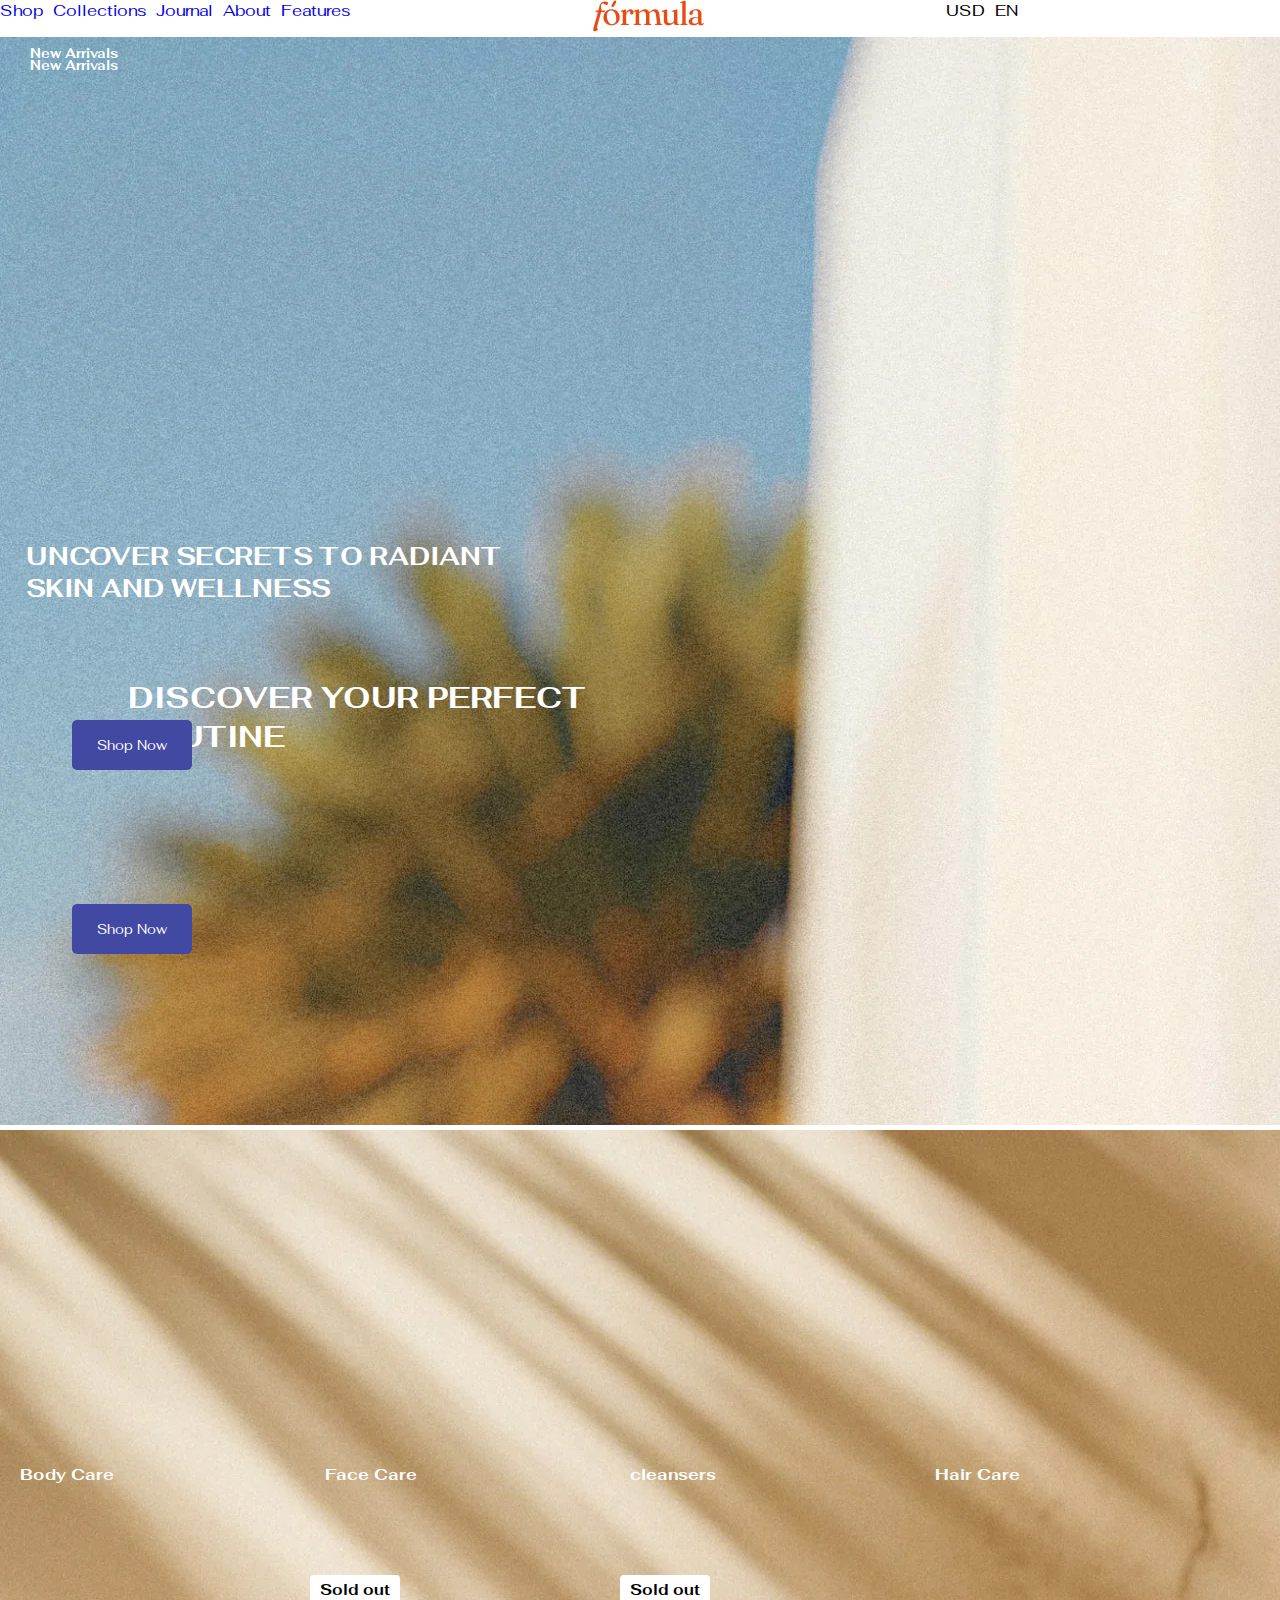
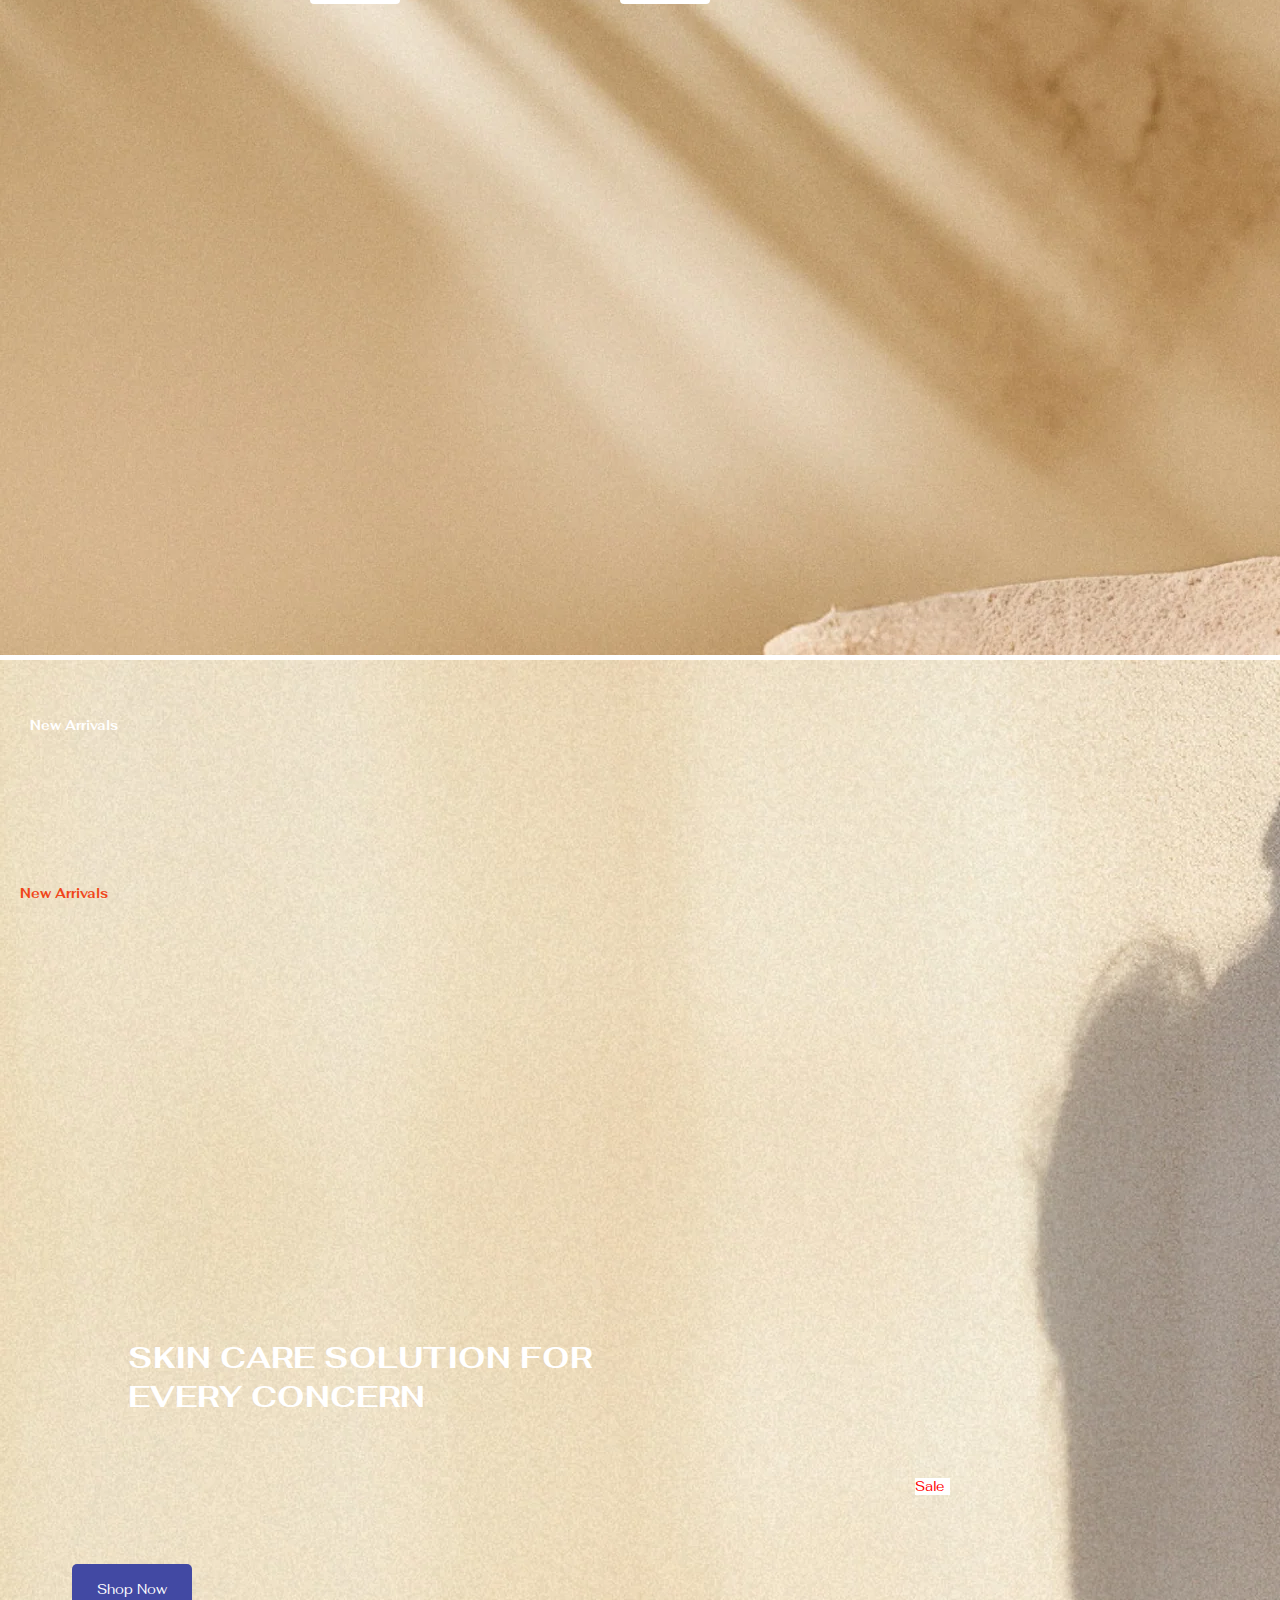
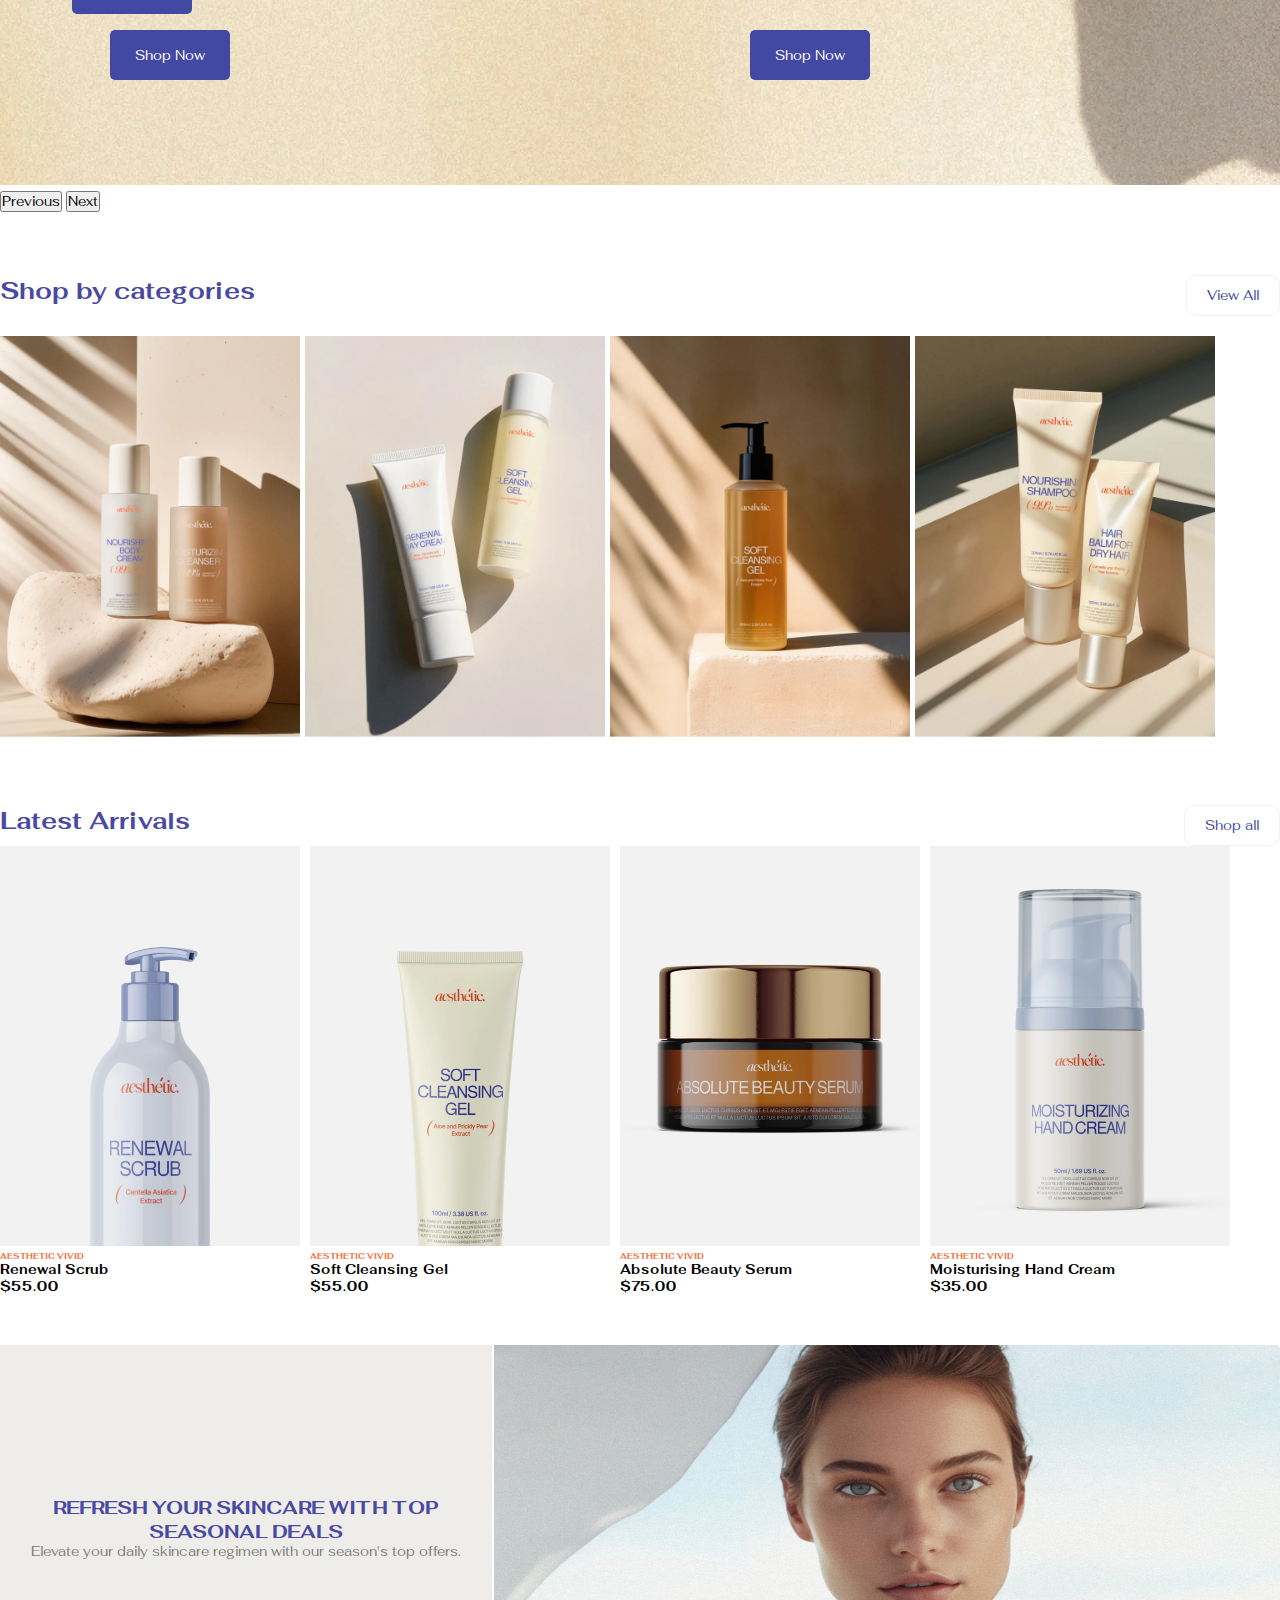
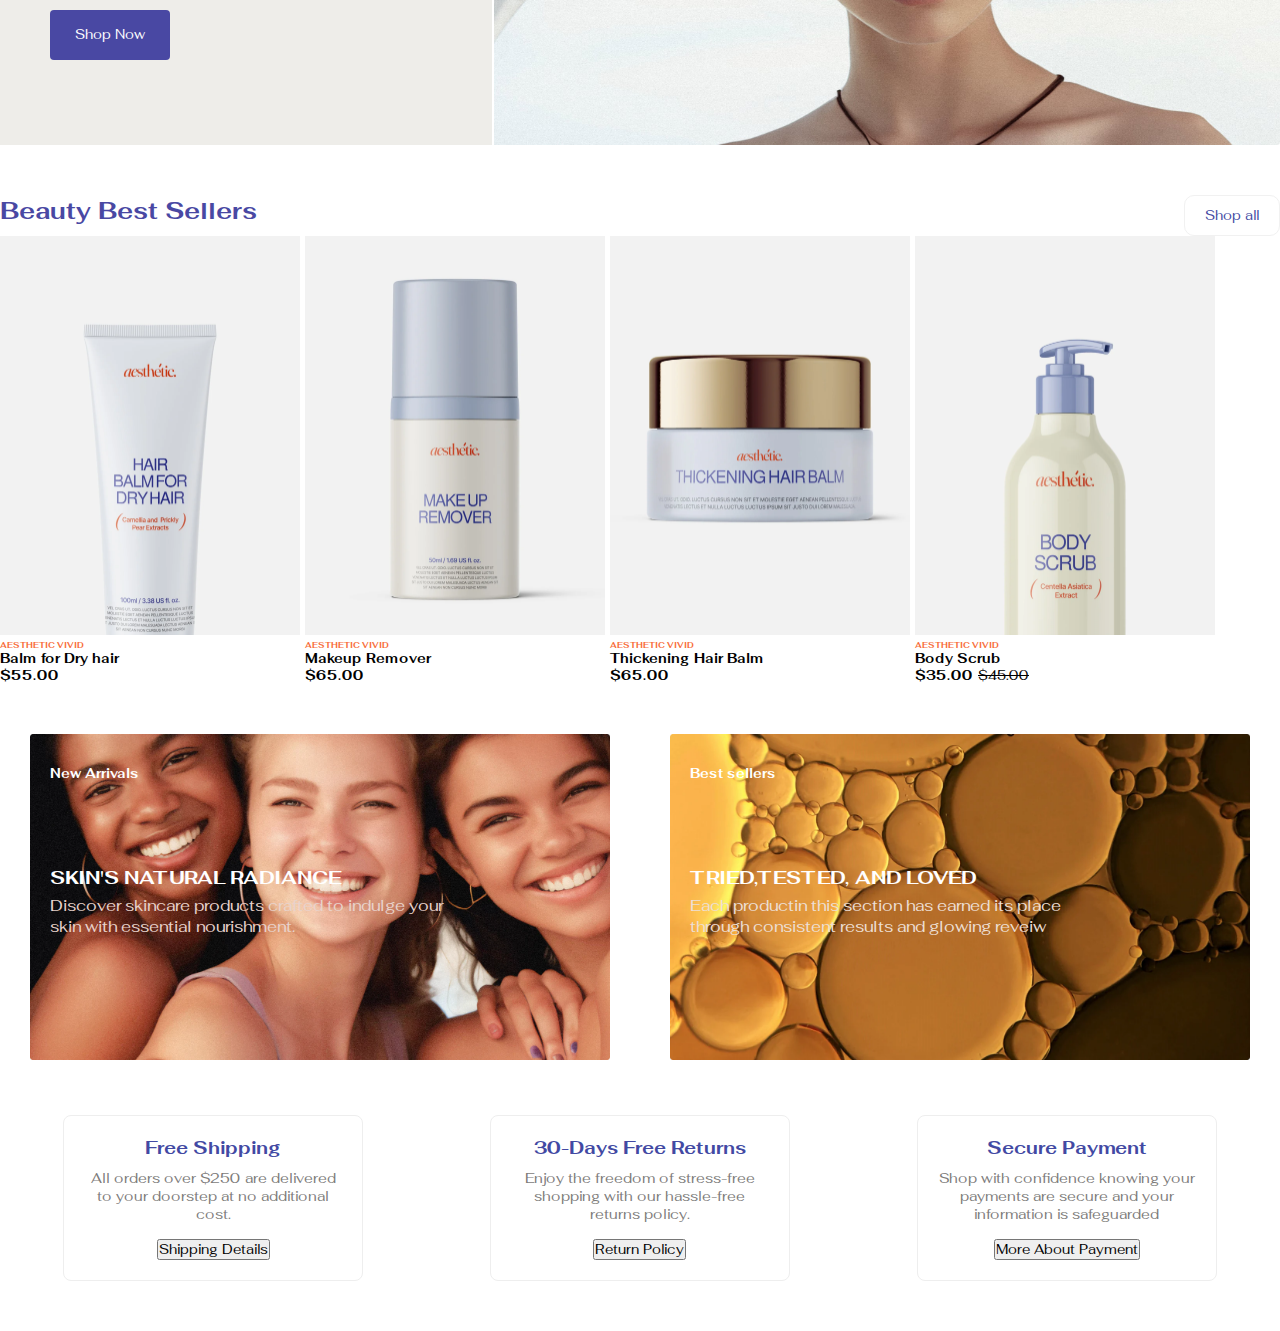
<file: index.html/index.html>
<!DOCTYPE html>
<html lang="en">
  <head>
    <meta charset="UTF-8" />
    <meta name="viewport" content="width=device-width, initial-scale=1.0" />
    <link rel="stylesheet" href="index.css" />
<link rel='stylesheet' href='https://cdn-uicons.flaticon.com/3.0.0/uicons-regular-straight/css/uicons-regular-straight.css'>
    <link
      rel="stylesheet"
      href="https://cdn-uicons.flaticon.com/3.0.0/uicons-regular-rounded/css/uicons-regular-rounded.css"
    />
    <link rel='stylesheet' href='https://cdn-uicons.flaticon.com/3.0.0/uicons-thin-straight/css/uicons-thin-straight.css'>
    <script src="https://cdn.jsdelivr.net/npm/bootstrap@5.3.3/dist/js/bootstrap.bundle.min.js"></script>
    <link
      href="https://cdn.jsdelivr.net/npm/bootstrap@5.3.8/dist/css/bootstrap.min.css"
      rel="stylesheet"
      integrity="sha384-sRIl4kxILFvY47J16cr9ZwB07vP4J8+LH7qKQnuqkuIAvNWLzeN8tE5YBujZqJLB"
      crossorigin="anonymous"
    />
    <link rel='stylesheet' href='https://cdn-uicons.flaticon.com/3.0.0/uicons-solid-rounded/css/uicons-solid-rounded.css'>
    <link
      rel="stylesheet"
      href="https://cdn-uicons.flaticon.com/3.0.0/uicons-thin-straight/css/uicons-thin-straight.css"
    />

    <!-- font -->

    <link rel="preconnect" href="https://fonts.googleapis.com" />
    <link rel="preconnect" href="https://fonts.gstatic.com" crossorigin />
    <link
      href="https://fonts.googleapis.com/css2?family=Fahkwang:ital,wght@0,200;0,300;0,400;0,500;0,600;0,700;1,200;1,300;1,400;1,500;1,600;1,700&display=swap"
      rel="stylesheet"
    />

    <title>Document</title>
  </head>
  <body>
    <header>
      <!-- Nav bar -->

      <div class="nav-lists">
        <div class="menu-bar"><i class="fi fi-rr-menu-burger"></i></div>
        <nav>
          <ul class="nav-bar">
            <li class="nav-link"><a href="#">Shop</a></li>
            <li class="nav-link"><a href="#">Collections</a></li>
            <li class="nav-link"><a href="#">Journal</a></li>
            <li class="nav-link"><a href="#">About</a></li>
            <li class="nav-link"><a href="#">Features</a></li>
          </ul>
        </nav>
      </div>

      <!-- Brand image -->

      <div class="brand-img">
        <img src="./images pro/formula.svg" alt="Logo" />
      </div>

      <!-- Control -->

      <div class="control">
        <div class="topbar">
          <div class="currency-container">
            <p>USD</p>
            <i class="fi fi-rr-angle-small-down"></i>
          </div>

          <div class="lang-container">
            <p>EN</p>
            <i class="fi fi-rr-angle-small-down"></i>
          </div>
        </div>
      </div>

      <div class="icons-container">
        <i class="fi fi-rr-search"></i>
        <i class="fi fi-ts-circle-user"></i>
        <i class="fi fi-rr-shopping-bag"></i>
      </div>
    </header>

    <!-- New Arrivals body -->
    <div
      id="carouselExampleAutoplaying"
      class="carousel slide"
      data-bs-ride="carousel"
    >
      <div class="carousel-inner">
        <div class="carousel-item active">
          <div class="discover">
            <img
              src="./images pro/01_hero_beauty.webp"
              class="d-block w-100"
              alt="..."
            />
            <h4>New Arrivals</h4>
            <h2>DISCOVER YOUR PERFECT ROUTINE</h2>
            <button class="now">Shop Now</button>
          </div>
        </div>
        <div class="carousel-item">
          <div class="secret">
            <img
              src="./images pro/02_hero_beauty.webp"
              class="d-block w-100"
              alt="..."
            />
            <h4>New Arrivals</h4>
            <h2 class="uncover">
              UNCOVER SECRETS TO RADIANT SKIN AND WELLNESS
            </h2>
            <button class="now">Shop Now</button>
          </div>
        </div>
        <div class="carousel-item">
          <div class="discover">
            <img
              src="./images pro/03_hero_beauty.webp"
              class="d-block w-100"
              alt="..."
            />
            <h4>New Arrivals</h4>
            <h2>SKIN CARE SOLUTION FOR EVERY CONCERN</h2>
            <button class="now">Shop Now</button>
          </div>
        </div>
      </div>
      <button
        class="carousel-control-prev"
        type="button"
        data-bs-target="#carouselExampleAutoplaying"
        data-bs-slide="prev"
      >
        <span class="carousel-control-prev-icon" aria-hidden="true"></span>
        <span class="visually-hidden">Previous</span>
      </button>
      <button
        class="carousel-control-next"
        type="button"
        data-bs-target="#carouselExampleAutoplaying"
        data-bs-slide="next"
      >
        <span class="carousel-control-next-icon" aria-hidden="true"></span>
        <span class="visually-hidden">Next</span>
      </button>
    </div>
    <!-- Shop by categories -->

    <br /><br /><br />
    <div class="by">
      <h2 style="color: #4948a3">Shop by categories</h2>
      <button class="view">View All</button>
    </div>

    <div class="images">
      <div class="bodycare">
        <img
          src="./images pro/category_body_care.webp"
          alt="body care"
          width="300px"
        />
        <h4>Body Care</h4>
      </div>
      <div class="bodycare">
        <img
          src="./images pro/category_face_care.webp"
          alt="Face care"
          width="300px"
        />
        <h4>Face Care</h4>
      </div>
      <div class="bodycare">
        <img
          src="./images pro/category_cleansers.webp"
          alt="cleansers"
          width="300px"
        />
        <h4>cleansers</h4>
      </div>
      <div class="bodycare">
        <img
          src="./images pro/category_hair_care.webp"
          alt="Hair care"
          width="300px"
        />
        <h4>Hair Care</h4>
      </div>
    </div>

    <!-- Latest Arrivals -->

    <br /><br /><br />
    <div class="arr">
      <h2 style="color: #4948a3">Latest Arrivals</h2>
      <button class="view">Shop all</button>
    </div>

    <div class="latest">
      <div>
        <img src="./images pro/02-cleansers-hover.webp" alt="" width="300px" />
        <p class="vivid">AESTHETIC VIVID</p>
        <p class="name">Renewal Scrub</p>
        <p class="price">$55.00</p>
      </div>

      <div class="product">
        <img src="./images pro/03-cleansers-hover.webp" alt="" width="300px" />
        <p class="vivid">AESTHETIC VIVID</p>
        <p class="sold">Sold out</p>
        <p class="name">Soft Cleansing Gel</p>
        <p class="price">$55.00</p>
      </div>

      <div class="product">
        <img src="./images pro/02-facecare-hover.webp" alt="" width="300px" />
        <p class="vivid">AESTHETIC VIVID</p>
        <p class="name">Absolute Beauty Serum</p>
        <p class="price">$75.00</p>

        <p class="sold">Sold out</p>
      </div>

      <div>
        <img src="./images pro/01-bodycare-hover.webp" alt="" width="300px" />
        <p class="vivid">AESTHETIC VIVID</p>
        <p class="name">Moisturising Hand Cream</p>
        <p class="price">$35.00</p>
      </div>
    </div>

    <!-- New Arrivals 2 -->

    <div class="refresh">
      <div class="your">
        <h4>New Arrivals</h4>
        <h3>REFRESH YOUR SKINCARE WITH TOP SEASONAL DEALS</h3>
        <p class="elevate">
          Elevate your daily skincare regimen with our season's top offers.
        </p>
        <button class="top">Shop Now</button>
      </div>
      <img
        src="./images pro/marigold_new_arrivals_split_screen.jpg"
        alt=""
        width="800px"
        height="400px"
      />
    </div>

    <!-- Beauty Best Sellers -->

    <div class="sellers">
      <div. class="arr"><h2 style="color: #4948a3">Beauty Best Sellers</h2>
    <button class="view">Shop all</button></div>

      <div class="best">
        <div>
          <img src="./images pro/02-haircare-hover.webp" alt="" width="300" />
          <p class="vivid">AESTHETIC VIVID</p>
          <p class="name">Balm for Dry hair</p>
          <p class="price">$55.00</p>
        </div>
        <div>
          <img src="./images pro/06-cleansers-hover.webp" alt="" width="300" />
          <p class="vivid">AESTHETIC VIVID</p>
          <p class="name">Makeup Remover</p>
          <p class="price">$65.00</p>
        </div>
        <div>
          <img src="./images pro/06-haircare-hover.webp" alt="" width="300" />
          <p class="vivid">AESTHETIC VIVID</p>
          <p class="name">Thickening Hair Balm</p>
          <p class="price">$65.00</p>
        </div>
        <div>
          <img src="./images pro/04-bodycare-hover.webp" alt="" width="300" />
          <p class="vivid">AESTHETIC VIVID</p>
          <p class="name">Body Scrub</p>
<p class="scrub">Sale</p>
          <div class="de">
            <p class="price">$35.00</p>
            <del style="font-size: small">$45.00</del>
          </div>
        </div>
      </div>
    </div>

    <!-- Natural Radiance -->

    <div class="radiance">
      <div class="indulge">
        <img src="./images pro/media_1.webp" alt="" width="580px" />
        <h4>New Arrivals</h4>
        <h3>SKIN'S NATURAL RADIANCE</h3>
        <p>
          Discover skincare products crafted to indulge your skin with essential
          nourishment.
        </p>
        <button class="care">Shop Now</button>
      </div>
      <div class="tested">
        <img src="./images pro/media_2.webp" alt="" width="580px" />
        <h4>Best sellers</h4>
        <h3>TRIED,TESTED, AND LOVED</h3>
        <p>
          Each productin this section has earned its place through consistent
          results and glowing reveiw
        </p>
        <button class="care">Shop Now</button>
      </div>
    </div>

        <!--........... Free Shipping .......-->

    <div class="free-shipping">
    <div class="free"><i class="fi fi-rs-globe"></i>
        <h3>Free Shipping</h3>
        <p>All orders over $250 are delivered to your doorstep at no additional cost.</p>
        <button>Shipping Details</button>
      </div>

      <div class="free"><i class="fi fi-sr-undo-alt"></i>
      <h3>30-Days Free Returns</h3>
      <p>Enjoy the freedom of stress-free shopping with our hassle-free returns policy.</p>
      <button>Return Policy</button></div>


      <div class="free"><i class="fi fi-rs-lock"></i>
      <h3>Secure Payment</h3>
      <p>Shop with confidence knowing your payments are secure and your information is safeguarded</p>
      <button>More About Payment</button></div>
    </div>
  </body>
</html>
</file>
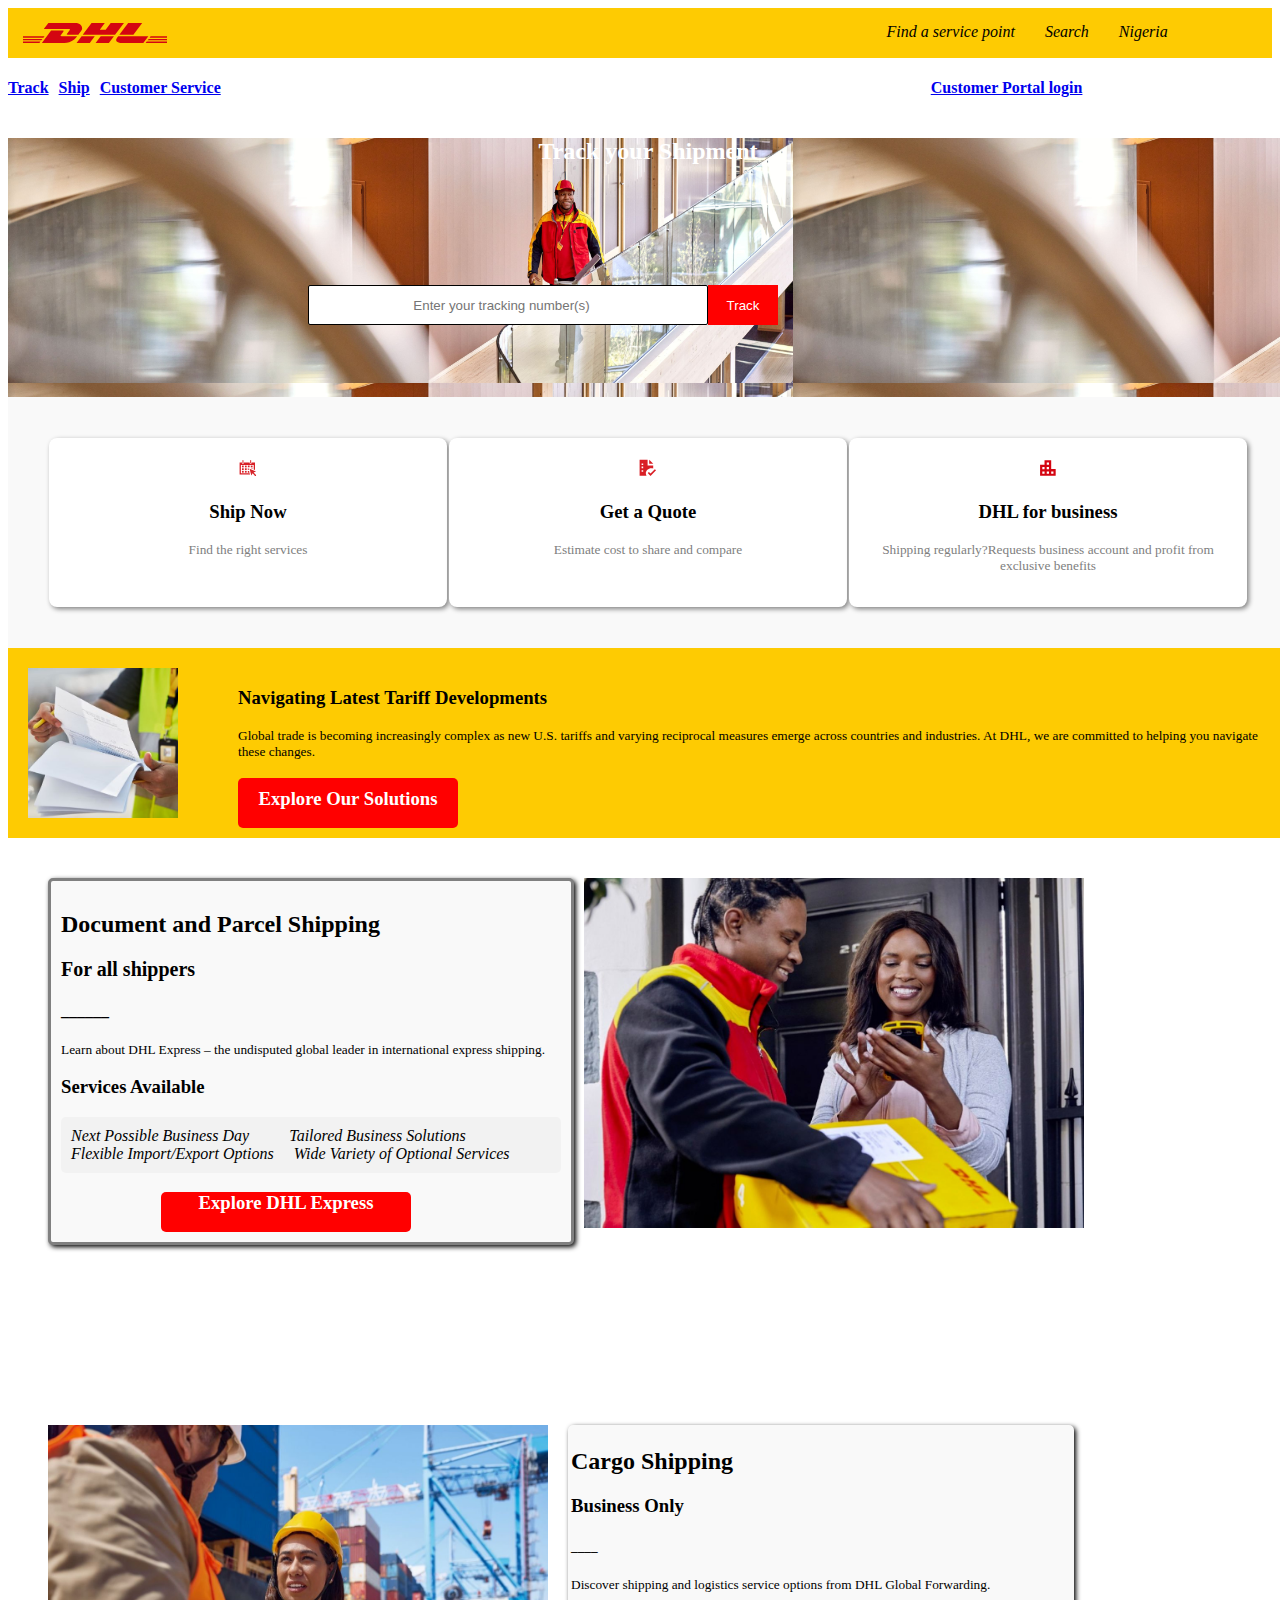
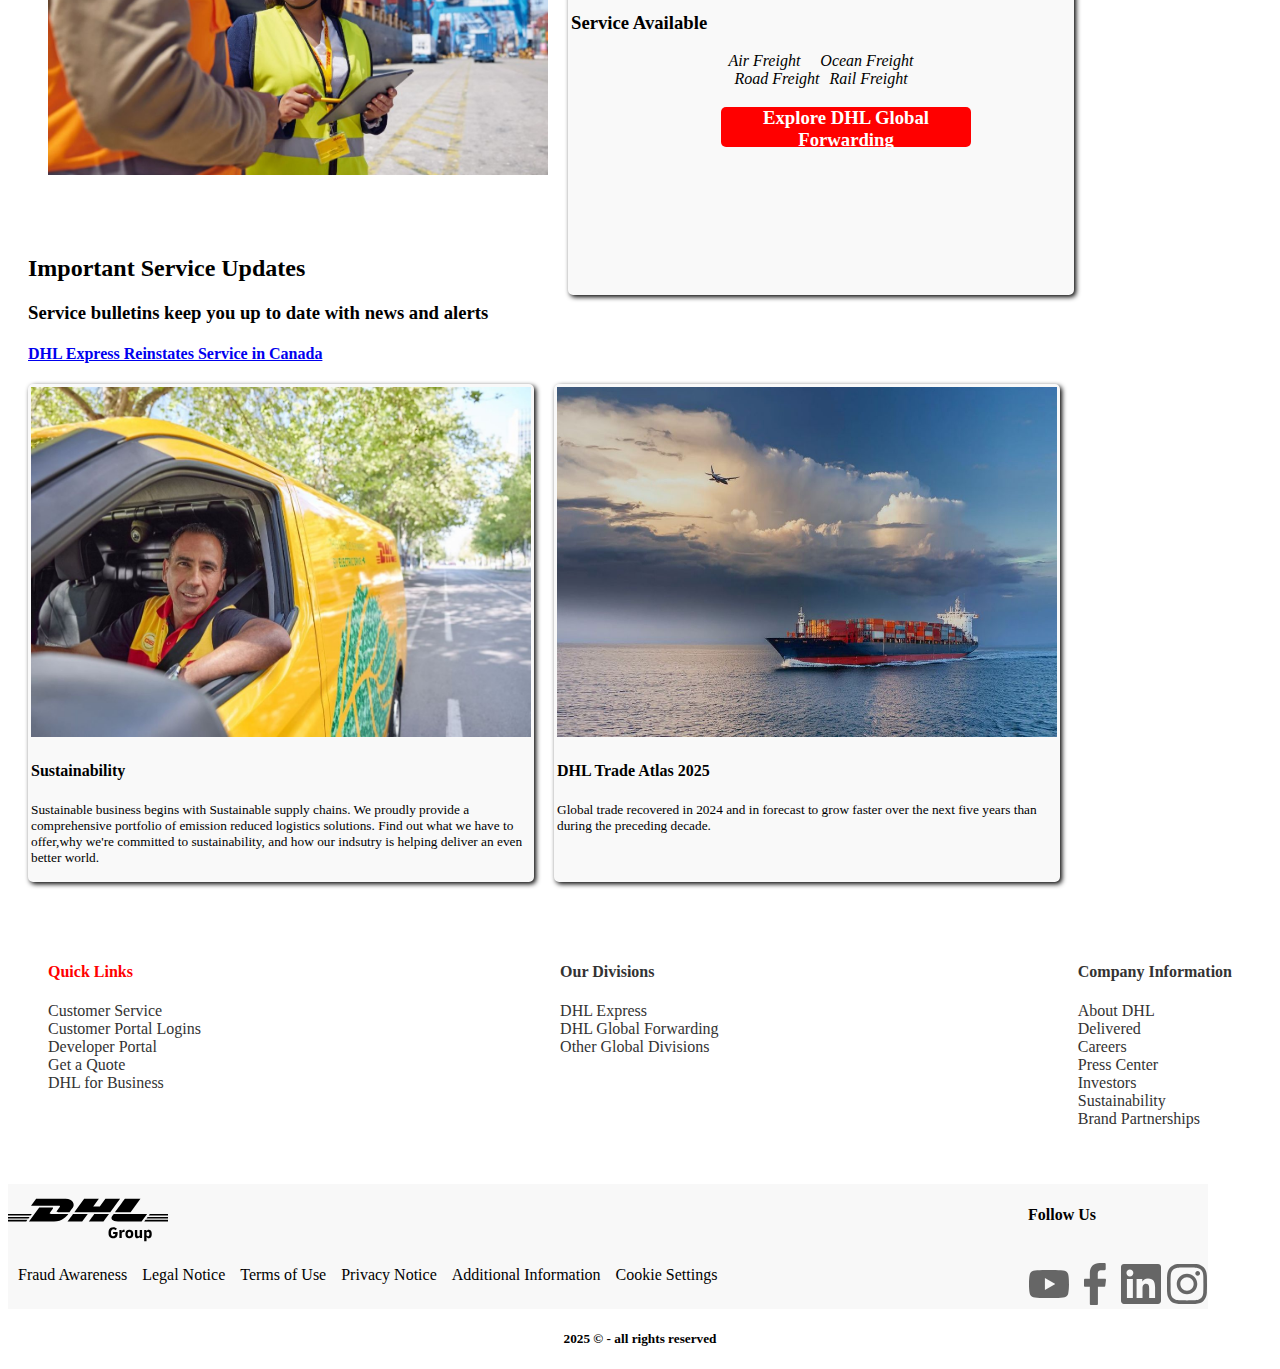
<file: dhl.html>
<!DOCTYPE html>
<html lang="en">
<head>
  <meta charset="UTF-8">
  <meta name="viewport" content="width=device-width, initial-scale=1.0">
  <link rel='stylesheet' href='https://cdn-uicons.flaticon.com/3.0.0/uicons-thin-chubby/css/uicons-thin-chubby.css'>
  <link rel='stylesheet' href='https://cdn-uicons.flaticon.com/3.0.0/uicons-regular-straight/css/uicons-regular-straight.css'>
<link rel='stylesheet' href='https://cdn-uicons.flaticon.com/3.0.0/uicons-regular-straight/css/uicons-regular-straight.css'>
<link rel='stylesheet' href='https://cdn-uicons.flaticon.com/3.0.0/uicons-regular-rounded/css/uicons-regular-rounded.css'>
<link rel='stylesheet' href='https://cdn-uicons.flaticon.com/3.0.0/uicons-solid-rounded/css/uicons-solid-rounded.css'>
<link rel='stylesheet' href='https://cdn-uicons.flaticon.com/3.0.0/uicons-solid-straight/css/uicons-solid-straight.css'>
<link rel='stylesheet' href='https://cdn-uicons.flaticon.com/3.0.0/uicons-thin-straight/css/uicons-thin-straight.css'>
<link rel='stylesheet' href='https://cdn-uicons.flaticon.com/3.0.0/uicons-regular-rounded/css/uicons-regular-rounded.css'>
<link rel='stylesheet' href='https://cdn-uicons.flaticon.com/3.0.0/uicons-regular-rounded/css/uicons-regular-rounded.css'>
  <link rel="stylesheet" href="dhl.css">

  <title>DHL</title>
</head>
<body>
  <div>
    <section>
      <!-- navbar -->
      <div class="navbar">
        
         <img src="dhl-logo.svg">

         <div class="list">
         <i class="fi fi-ts-arrow-up-right-from-square">Find a service point</i>
         <i class="fi fi-rr-search">Search</i>
         <i class="fi fi-rs-globe">Nigeria</i>
         </div>

        </div>

         <!-- Navbar2 -->

       <div class="Navbar2">

           <h4><a href="#">Track</a></h4>
           <h4><a href="#">Ship</a></h4>
           <h4><a href="#">Customer Service</a></h4>
           <h4 class="Customer"> <a href="#">Customer Portal login</a></h4>
       </div>

       <!-- body -->
        <div class="shipment">

          <h2 class="Trackshipment">Track your Shipment</h2>

          <input type="search" class="search" placeholder="Enter your tracking number(s)"><button class="btn">Track</button><br><br><br><br><br>


          <div class="options">
            <div class="card">
              <img src="glo-core-online.svg" alt="Ship Now" width="50px" height="20px">
          <h3 class="Ship">Ship Now</h3>
          <p>Find the right services</p>
          </div>

          <div class="card">
            <img src="glo-core-getaquote.svg" alt="" width="50px" height="20px">
            <h3>Get a Quote</h3>
            <p>Estimate cost to share and compare</p>
          </div>

          <div class="card">
            <img src="glo-core-gogreen-warehousing.svg" alt="" width="50px" height="20px">
            <h3>DHL for business</h3>
            <p>Shipping regularly?Requests business account and profit from exclusive benefits</p>
          </div>
        </div>

        <!-- body 2 -->

        <div class="body2">
          
          <div><img src="glo-core-person-holding-paperwork.jpeg" alt="" width="150px" height="150px" class="core"></div><br><br>
          <div class="paper">
          <h3>Navigating Latest Tariff Developments</h3>
          
          <p class="complex">Global trade is becoming increasingly complex as new U.S. tariffs and varying reciprocal measures emerge across countries and industries. At DHL, we are committed to helping you navigate these changes.</p>
          
        <h3 class="Explore">Explore Our Solutions</h3>
          </div>
        </div>

        <!-- body3 -->

        <div class="body3">
          <div class="parcel">
              <h2>Document and Parcel Shipping</h2>
              <h3 class="shipper">For all shippers</h3>
              <h4 class="line">______</h4>
           
              <p class="learn">Learn about DHL Express – the undisputed global leader in international express shipping.</p>

              <h3>Services Available</h3>
           
                <div class="flaticons">
                    <div class="icons"><i class="fi fi-tc-plane">Next Possible Business Day</i><br>
                    <i class="fi fi-rs-apartment">Tailored Business Solutions</i><br></div>
                    <div class="icons2"><i class="fi fi-rs-home-location-alt">Flexible Import/Export Options</i><br>
                    <i class="fi fi-rr-hand-holding-medical">Wide Variety of Optional Services</i></div>
                 </div>

               <div class="Express"><h3>Explore DHL Express</h3></div>
          </div>
            <div class="signs"><img src="woman-signs-for-package-0002.jpeg" alt="" width="500px" height="350px" ></div>


        </div>


        <!-- body 4 -->

        <div class="body4">
             <img src="workers-at-the-container-port-0001.jpeg" alt="" width="500px" height="350px">


          <div class="Cargo">
                 <h2>Cargo Shipping</h2>
                 <h3>Business Only</h3>
                 <h5>____</h5>

                 <p class="discover">Discover shipping and logistics service options from DHL Global Forwarding.</p>
                 <h3>Service Available</h3>
                 <div class="Freight"><i class="fi fi-tc-plane">Air Freight</i><br>
                 <i class="fi fi-sr-ship-side">Ocean Freight</i></div>
                 <div class="Freight2"><i class="fi fi-ss-truck-side">Road Freight</i>
                 <i class="fi fi-sr-train-side">Rail Freight</i></div>

                 <h3 class="Global">Explore DHL Global Forwarding</h3>

          </div>        



        </div>


        <!-- body 5 -->

        <div class="body5">
           
        <h2>Important Service Updates</h2>
        <h3>Service bulletins keep you up to date with news and alerts</h3>


    
         
        <h4><a href="#"> DHL Express Reinstates Service in Canada <i class="fi fi-rr-angle-small-right"></a></i></h4>

        <div class="DHL">
         
        <div class="driver">
            <img src="male-dhl-employee-driving-electric-dhl-van.jpeg" alt="" width="500px" height="350px">
            <h4>Sustainability <i class="fi fi-rr-angle-small-right"></i></h4>

            <p class="sustain">Sustainable business begins with Sustainable supply chains. We proudly provide a comprehensive portfolio of emission reduced logistics solutions. Find out what we have to offer,why we're committed to sustainability, and how our indsutry is helping deliver an even better world.</p>
        </div>

        <div class="teaser">
              <img src="trade-atlas-teaser-image.jpeg" alt="" width="500px". height="350px">
              <h4>DHL Trade Atlas 2025<i class="fi fi-ts-arrow-up-right-from-square"></i></h4>

              <p class="decade">Global trade recovered in 2024 and in forecast to grow faster over the next five years than during the preceding decade.</p>
        </div>

    </div>

        </div>



    </section>

  
</body>

 <!-- Footer Section -->

<footer>

  <!-- Quick Links -->
  <div class="Last">


  <div class="Quick">
     <h4 style="color: red;">Quick Links</h4>
     <ul>
       <li>Customer Service</li>
       <li>Customer Portal Logins</li>
       <li>Developer Portal</li>
       <li>Get a Quote</li>
       <li>DHL for Business</li>

    </ul>
  </div>

   <!-- Our Divisions -->
  <div class="Divisions">
      <h4>Our Divisions</h4>
      <ul>
        <li>DHL Express</li>
        <li>DHL Global Forwarding</li>
        <li>Other Global Divisions</li>
       </ul>

  </div>

   <!-- Company Information -->

   <div class="Company">

      <h4>Company Information</h4>
      <ul>
         <li>About DHL</li>
         <li>Delivered</li>
         <li>Careers</li>
         <li>Press Center</li>
         <li>Investors</li>
         <li>Sustainability</li>
         <li>Brand Partnerships</li>

      </ul>
   </div>

  </div>

   <!-- DHL Group section -->
    <div class="Groupsection">
    <div class="Group">
      <img src="glo-footer-logo (1).svg" alt="">
      <ul class="Fraud">
        <li>Fraud Awareness</li>
        <li>Legal Notice</li>
        <li>Terms of Use</li>
        <li>Privacy Notice</li>
        <li>Additional Information</li>
        <li>Cookie Settings</li>

     </ul>

    </div>


    <!-- Social Media Icons -->

    <div class="svg">
        <h4>Follow Us</h4><br>
        <div class="socio">
        <img src="youtube-new.svg" alt="Youtube">
        <img src="facebook-new.svg" alt="Facebook">
        <img src="linkedIn-new.svg" alt="LinkedIn">
        <img src="instagram-new.svg" alt="Instagram">
        </div>
     </div>
    </div>

</footer>
        <h5 style="text-align: center;">2025 © - all rights reserved</h5></div>
</html>
</file>
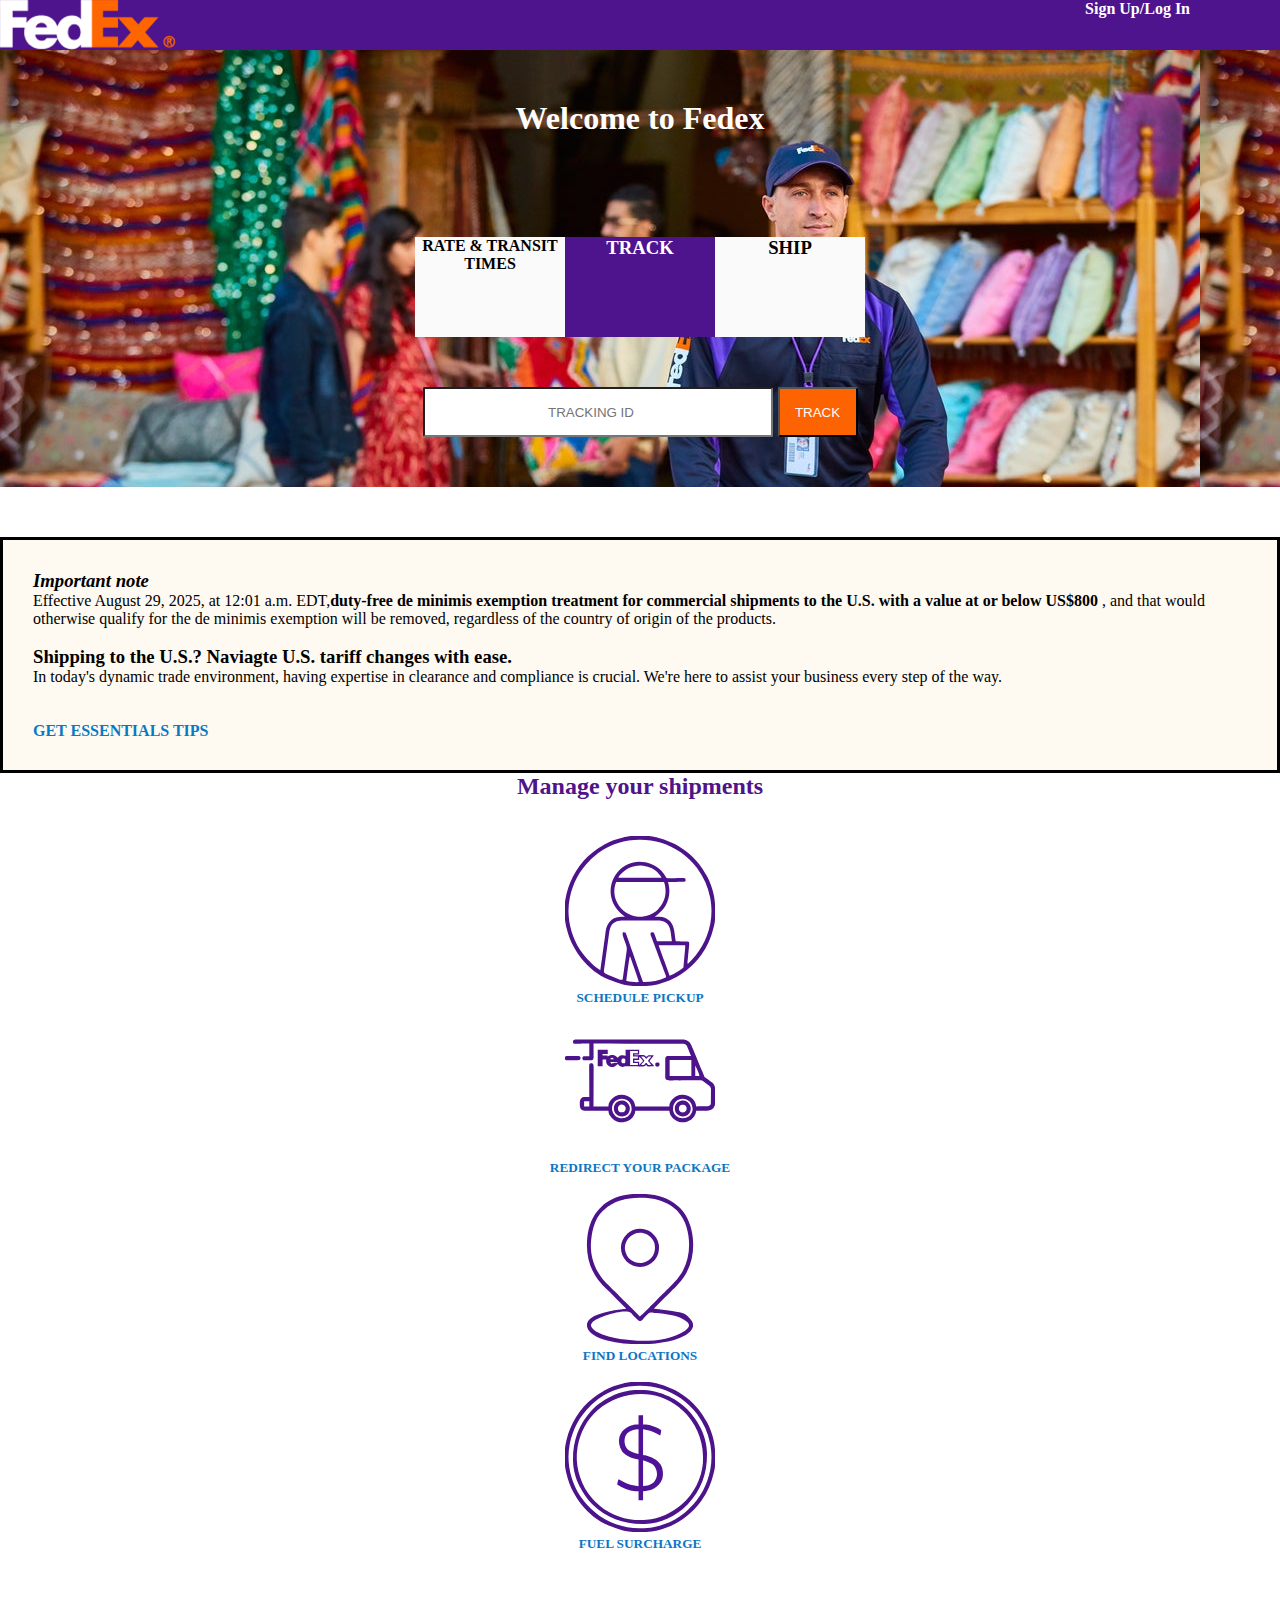
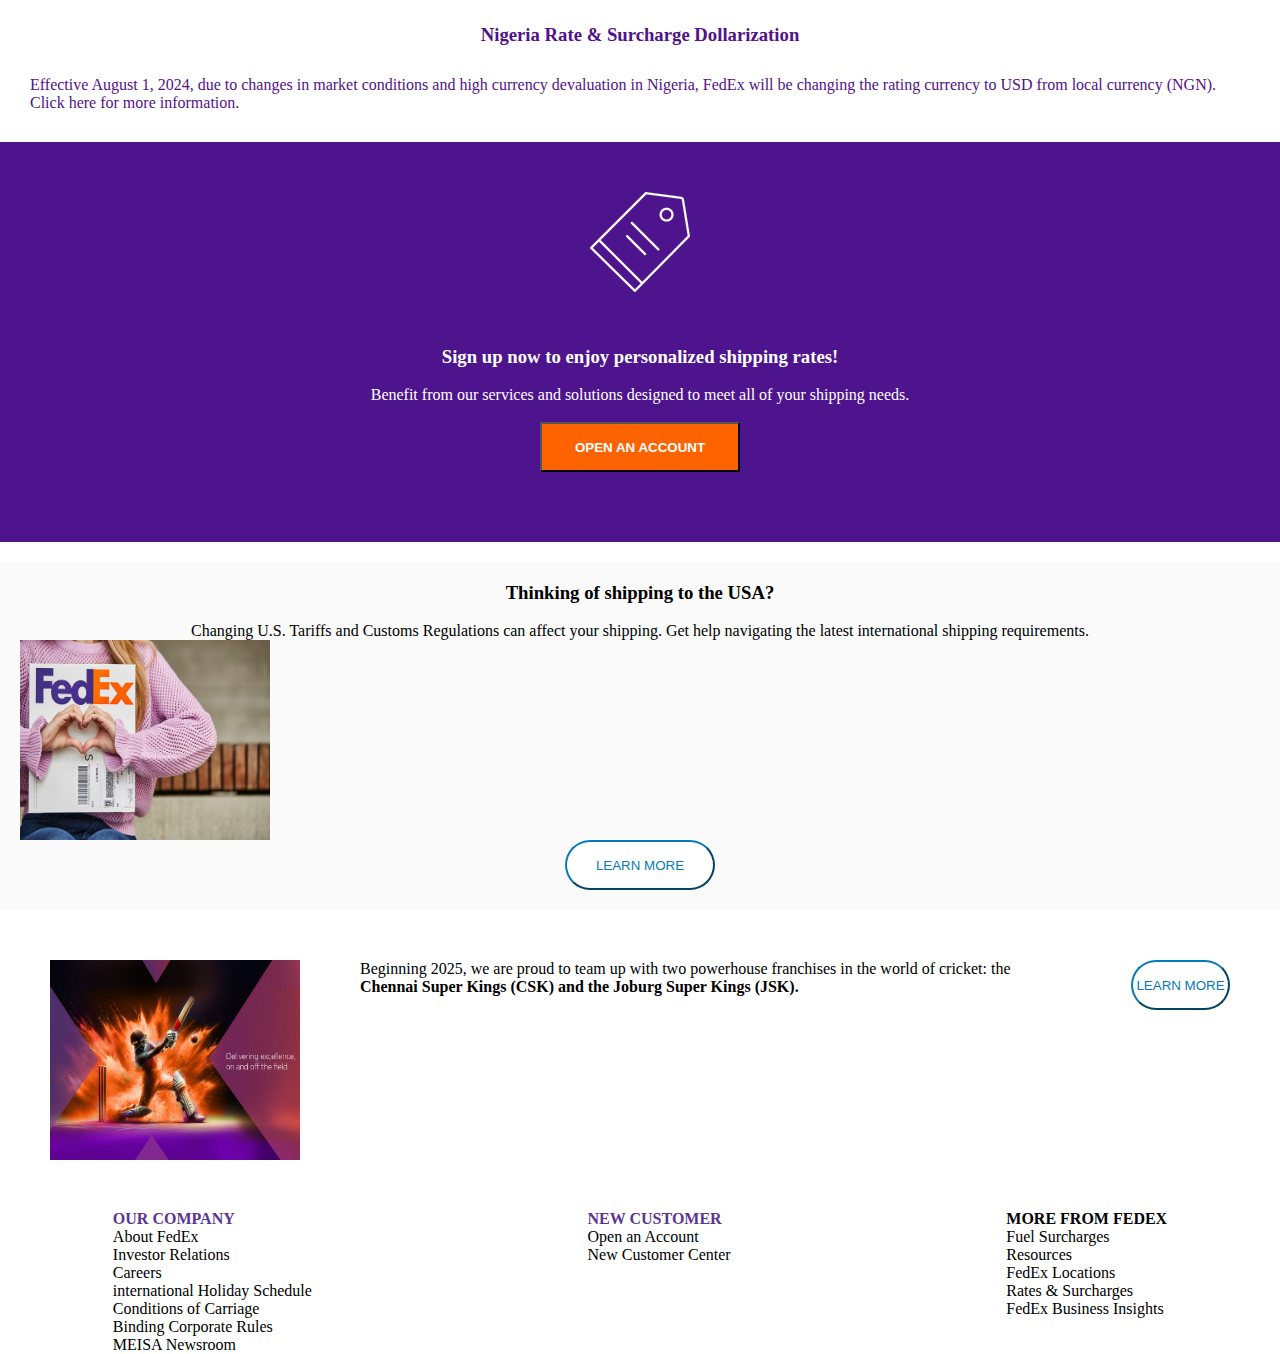
<file: fedex/fedex.html>
<!DOCTYPE html>
<html lang="en">
  <head>
    <meta charset="UTF-8" />
    <meta name="viewport" content="width=device-width, initial-scale=1.0" />
    <link rel="stylesheet" href="fedex.css" />
    <link
      rel="stylesheet"
      href="https://cdn-uicons.flaticon.com/3.0.0/uicons-thin-rounded/css/uicons-thin-rounded.css"
    />
    <link
      rel="stylesheet"
      href="https://cdn-uicons.flaticon.com/3.0.0/uicons-regular-rounded/css/uicons-regular-rounded.css"
    />
    <link
      rel="stylesheet"
      href="https://cdn-uicons.flaticon.com/3.0.0/uicons-regular-rounded/css/uicons-regular-rounded.css"
    />
    <link
      rel="stylesheet"
      href="https://cdn-uicons.flaticon.com/3.0.0/uicons-thin-straight/css/uicons-thin-straight.css"
    />
    <link
      rel="stylesheet"
      href="https://cdn-uicons.flaticon.com/3.0.0/uicons-regular-straight/css/uicons-regular-straight.css"
    />
    <link
      rel="stylesheet"
      href="https://cdn-uicons.flaticon.com/3.0.0/uicons-regular-rounded/css/uicons-regular-rounded.css"
    />
    <link
      rel="stylesheet"
      href="https://cdn-uicons.flaticon.com/3.0.0/uicons-thin-rounded/css/uicons-thin-rounded.css"
    />
    <title>Fedex</title>
  </head>
  <body>
    <div>
      <!-- Nav Bar -->

      <nav>
        <img src="logo.png" alt="Logo" />

        <!-- Sign UP div -->

        <div class="signup">
          <h4>Sign Up/Log In</h4>
          <i class="fi fi-tr-circle-user"></i>
          <i class="fi fi-rr-search"></i>
          <i class="fi fi-rr-menu-burger"></i>
        </div>
      </nav>

      <!-- Welcome Fedex -->
      <div class="welcome">
        <h1 style="text-align: center; padding: 50px; color: white">
          Welcome to Fedex
        </h1>

        <div class="icons">
          <div class="rate">
            <i class="fi fi-ts-money-transfer-smartphone"></i>
            <h4>RATE & TRANSIT TIMES</h4>
          </div>

          <!-- Track middle icons -->
          <div class="track">
            <i class="fi fi-rs-magnifying-glass-box"></i>
            <h3>TRACK</h3>
          </div>

          <div class="ship">
            <i class="fi fi-ts-drawer-empty"></i>
            <h3>SHIP</h3>
          </div>
        </div>

        <div class="input">
          <input type="search" placeholder="TRACKING ID" class="search" />
          <div class="submit">
            <input type="submit" value="TRACK" class="submit" /><i
              class="fi fi-rr-arrow-small-right"
            ></i>
          </div>
        </div>
      </div>

      <!-- Important Note -->
      <div class="important">
        <i class="fi fi-ts-triangle-warning"><h3>Important note</h3></i>
        <p>
          Effective August 29, 2025, at 12:01 a.m. EDT,<strong
            >duty-free de minimis exemption treatment for commercial shipments
            to the U.S. with a value at or below US$800 </strong
          >, and that would otherwise qualify for the de minimis exemption will
          be removed, regardless of the country of origin of the products.
        </p>
        <br />
        <h3>Shipping to the U.S.? Naviagte U.S. tariff changes with ease.</h3>
        <p>
          In today's dynamic trade environment, having expertise in clearance
          and compliance is crucial. We're here to assist your business every
          step of the way.
        </p>
        <br /><br />

        <strong style="color: #087ac4">GET ESSENTIALS TIPS</strong>
      </div>

      <!-- SHIPMENTS -->
      <div class="shipments">
        <h2 style="color: #511389">Manage your shipments</h2>
        <br /><br />
        <div class="courier">
          <img
            src="Purple_Courier_Icon_-_Large (1).svg"
            alt="Courier"
            width="150px"
          />
          <h5>SCHEDULE PICKUP</h5>
        </div>
        <div class="courier">
          <img
            src="Purple_Delivery_Icon_-_Large.svg"
            alt="Delivery"
            width="150px"
          />
          <h5>REDIRECT YOUR PACKAGE</h5>
        </div>
        <br />
        <div class="courier">
          <img
            src="Purple_Locations_Icon_-_Large.svg"
            alt="Location"
            width="150px"
          />
          <h5>FIND LOCATIONS</h5>
        </div>
        <br />
        <div class="courier">
          <img
            src="Purple_Dollar_Icon_-_Large.svg"
            alt="Dollar"
            width="150px"
          />
          <h5>FUEL SURCHARGE</h5>
        </div>
        <br /><br /><br /><br />

        <h3 style="color: #511389">Nigeria Rate & Surcharge Dollarization</h3>
      </div>
      <p style="padding: 30px; color: #511389">
        Effective August 1, 2024, due to changes in market conditions and high
        currency devaluation in Nigeria, FedEx will be changing the rating
        currency to USD from local currency (NGN). Click here for more
        information.
      </p>
      <div class="open">
        <img
          src="White_Offers_Icon_-_Large.png"
          alt="tag"
          style="padding: 50px"
        />
        <h3>Sign up now to enjoy personalized shipping rates!</h3>
        <br />
        <p>
          Benefit from our services and solutions designed to meet all of your
          shipping needs.
        </p>
        <br />
        <button
          style="
            color: white;
            background-color: #fe6302;
            width: 200px;
            height: 50px;
          "
        >
          <strong>OPEN AN ACCOUNT</strong>
        </button>
      </div>

      <!-- Shipping to the USA -->

      <div class="Thinking">
        <h3>Thinking of shipping to the USA?</h3>
        <br />
        <p>
          Changing U.S. Tariffs and Customs Regulations can affect your
          shipping. Get help navigating the latest international shipping
          requirements.
        </p>
        <img
          src="image-placeholder.jpg"
          alt=""
          width="250px"
          height="200px"
          style="display: flex"
        />
        <button class="more">LEARN MORE</button>
      </div>

      <div class="meisa">
        <img
          src="meisa_en_2024_12_master_web_sponsorship_home_page_mkt (1).jpg"
          alt=""
          width="250px"
          height="200px"
        />
        <br />
        <p>
          Beginning 2025, we are proud to team up with two powerhouse franchises
          in the world of cricket: the
          <strong
            >Chennai Super Kings (CSK) and the Joburg Super Kings (JSK).</strong
          >
        </p>
        <br /><br /><br /><br />
        <button class="more">LEARN MORE</button>
      </div>
    </div>

    <!-- Footer -->

    <footer>
      <div class="foot">
        <!-- Our company -->

        <ul>
          <h4 style="color: #5a3593">OUR COMPANY</h4>
          <li>About FedEx</li>
          <li>Investor Relations</li>
          <li>Careers</li>
          <li>international Holiday Schedule</li>
          <li>Conditions of Carriage</li>
          <li>Binding Corporate Rules</li>
          <li>MEISA Newsroom</li>
        </ul>

        <ul>
          <h4 style="color: #5a3593">NEW CUSTOMER</h4>
          <li>Open an Account</li>
          <li>New Customer Center</li>
        </ul>

        <ul>
          <h4>MORE FROM FEDEX</h4>
          <li>Fuel Surcharges</li>
          <li>Resources</li>
          <li>FedEx Locations</li>
          <li>Rates & Surcharges</li>
          <li>FedEx Business Insights</li>
        </ul>
      </div>
    </footer>
  </body>
</html>
</file>
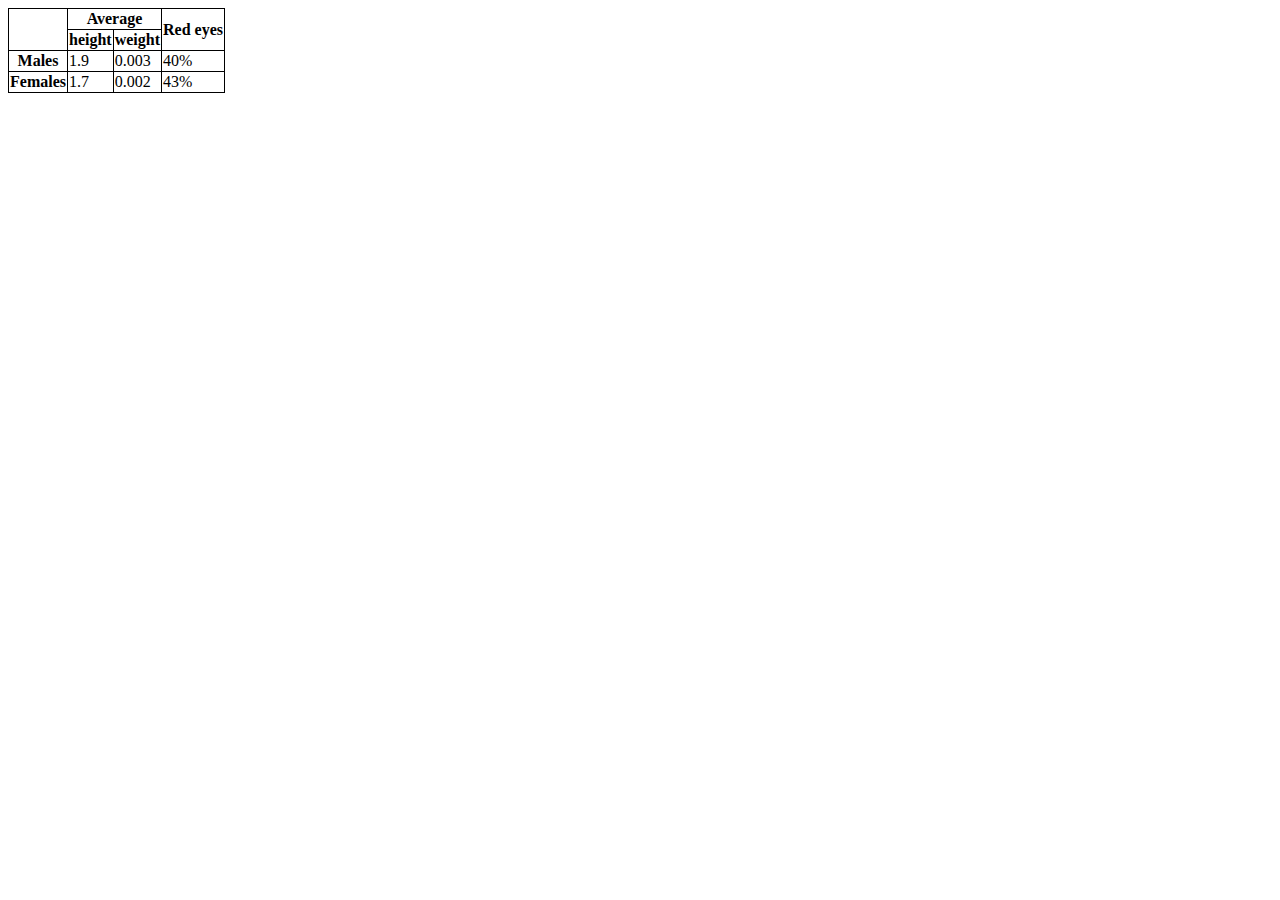
<file: index.html/table.html/table.html>
<!DOCTYPE html>
<html lang="en">
  <head>
    <meta charset="UTF-8" />
    <meta name="viewport" content="width=, initial-scale=1.0" />
    <title>Document</title>
    <link rel="stylesheet" href="table.css" />
  </head>
  <body>
    <table>
      <tr>
        <th rowspan="2"></th>
        <th colspan="2">Average</th>
        <th rowspan="2">Red eyes</th>
      </tr>

      <tr>
        <th>height</th>
        <th>weight</th>
      </tr>

      <tr>
        <th>Males</th>
        <td>1.9</td>
        <td>0.003</td>
        <td>40%</td>
      </tr>

      <tr>
        <th>Females</th>
        <td>1.7</td>
        <td>0.002</td>
        <td>43%</td>
      </tr>
    </table>
  </body>
</html>
</file>
<file: index.html/index.css>
* {
  margin: 0;
  padding: 0;
  box-sizing: border-box;
  font-family: "Fahkwang", sans-serif;
}

header {
  background: #fff;
  justify-content: space-between;
  display: flex;
  position: fixed;
  width: 100%;
  top: 0;
  z-index: 1000;
}
.topbar {
  display: flex;
  gap: 10px;
  padding-right: 20px;
}

.nav-bar {
  display: flex;
  list-style: none;
  list-style-type: none;
  gap: 10px;
}

.nav-bar li a {
  list-style: none;
  text-decoration: none;
}

/* New Arrivals */

.discover {
  position: relative;
}

.discover h2 {
  position: absolute;
  top: 60%;
  left: 10%;
  color: white;
  font-size: 30px;
  max-width: 500px;
}

.uncover {
  position: absolute;
  top: 60%;
  left: 2%;
  color: white;
  font-size: 25px;
  max-width: 550px;
}

.secret h4 {
  position: absolute;
  top: 5%;
  font-size: small;
  color: white;
  font-weight: bold;
  margin-left: 30px;
}

.discover h4 {
  position: absolute;
  top: 5%;
  font-size: small;
  color: white;
  font-weight: bold;
  margin-left: 30px;
}

.now {
  position: absolute;
  background-color: #4249a3;
  color: white;
  top: 80%;
  right: 10%;
  margin-right: 75%;
  width: 120px;
  height: 50px;
  border-radius: 5px;
  font: bolder;
  border: none;
}

.images {
  display: flex;
  gap: 5px;
  margin-top: 20px;
  border-radius: 10px;
}

/* Latest Arrivals */

.arr {
  display: flex;
  justify-content: space-between;
}

.latest {
  display: flex;
  gap: 10px;
  margin: 0;
  border-radius: 10px;
}

.by {
  display: flex;
  justify-content: space-between;
}

.view {
  color: #4249a3;
  padding: 11px 20px;
  border: 1px solid #f1f1f1;
  border-radius: 10px;
  background-color: #fff;
}

.sold {
  position: absolute;
  padding: 5px 10px;
  font-weight: bold;
  border-radius: 4px;
  top: 175%;
  padding-left: -10px;
  font-size: 15px;
  background-color: #fff;
}

.vivid {
  font-size: 8px;
  color: #f86d3a;
  font-weight: bold;
}

.name {
  font-size: small;
  font-weight: bold;
}

.price {
  font-size: smaller;
  font-weight: bolder;
}

.bodycare h4 {
  position: absolute;
  bottom: -65%;
  color: white;
  padding-left: 20px;
}

/* New Arrivals 2 */

.refresh {
  display: flex;
  margin: 0%;
  padding-top: 50px;
  gap: 2px;
}

.your {
  background-color: #eeede9;
  width: 500px;

  padding-top: 150px;
}

.your h4 {
  position: absolute;
  bottom: -178%;
  color: #f0461a;
  font-size: small;
  font-weight: bolder;
  margin-left: 20px;
}

.your h3 {
  text-align: center;
  color: #4948a3;
}

.elevate {
  font-size: smaller;
  text-align: center;
  color: #7d7b7a;
}

.top {
  background-color: #4948a3;
  color: white;
  margin-left: 50px;
  width: 120px;
  height: 50px;
  border-radius: 4px;
  margin-top: 50px;
  border: none;
}

/* Best Sellers */

.sellers {
  margin-top: 50px;
}

.best {
  display: flex;
  gap: 5px;
}

.scrub {
  position: absolute;
  top: 342%;
  color: red;

  font-size: smaller;
  background-color: white;
  width: 35px;
}

.de {
  display: flex;
  gap: 5px;
}
/* Natural Radiance */

.radiance {
  margin-top: 50px;
  display: flex;
  justify-content: space-around;
}

.indulge h4 {
  position: absolute;
  color: white;
  font-size: small;
  font-weight: bolder;
  margin-top: -300px;
  margin-left: 20px;
}

.indulge p {
  position: absolute;
  color: #e8d3cc;
  margin-top: -170px;
  width: 420px;
  margin-left: 20px;
}

.indulge h3 {
  position: absolute;
  color: white;
  margin-top: -200px;
  margin-left: 20px;
}

.care {
  position: absolute;
  background-color: #4249a3;
  color: white;
  width: 120px;
  height: 50px;
  border: 5px;
  margin-left: -500px;
  bottom: -2380px;
  border-radius: 5px;
}

.tested h4 {
  position: absolute;
  color: white;
  font-size: small;
  font-weight: bolder;
  margin-top: -300px;
  margin-left: 20px;
}

.tested h3 {
  position: absolute;
  color: white;
  margin-top: -200px;
  margin-left: 20px;
}

.tested p {
  position: absolute;
  color: #eddfd4;
  margin-top: -170px;
  width: 420px;
  margin-left: 20px;
}

/* Free shipping */

.free-shipping {
  display: flex;
  justify-content: space-around;
  margin-top: 50px;
  padding-bottom: 50px;
}

.free {
  flex: 1 1 300px;
  text-align: center;
  max-width: 300px;
  border: 1px solid #eee;
  border-radius: 8px;
  padding: 20px;
  transition: transform 0.3s ease;
}

.free:hover {
  transform: translateY(-5px);
}

.free i {
  font-size: 20px;
  color: #eb4d0b;
  margin-bottom: 10px;
}

.free h3 {
  color: #4249a3;
  font-size: 18px;
  margin-bottom: 10px;
}

.free p {
  color: #7d7b7a;
  font-size: 14px;
  margin-bottom: 15px;
};

.free button {
  background-color: white;
  color: #4249a3;
  border: none;
  padding: 10px 15px;
  border-radius: 5px;
  cursor: pointer;
  border: 1px solid #f1f1f1;
}
</file>
<file: dhl.css>
/* navbar */

.navbar {
  background-color: #fecb02;
  list-style: none;
  display: flex;
  gap: 20px;
  padding: 15px;
}

.list {
  display: flex;
  gap: 30px;
  margin-left: 700px;
}

/* navbar2 */

.Navbar2 {
  display: flex;
  gap: 10px;
}

.Customer {
  margin-left: 700px;
}

/* shipment */

.shipment {
  background-image: url(africa-core-homepage-banner.web.785.246.png);
  width: 100vw;
}

.Trackshipment {
  color: white;
  text-align: center;
  border: 2px;
}

.search {
  width: 400px;
  height: 40px;
  justify-content: center;
  text-align: center;
  align-items: center;
  margin-left: 300px;
  margin-top: 100px;
  border-radius: 2px;
  border: 1px solid;
}

.btn {
  background-color: red;
  color: white;
  height: 40px;
  width: 70px;
  border: 0;
}

.options {
  display: flex;
  justify-content: center;
  padding: 40px;
  background: #f9f9f9;
}

.card {
  flex: 1;
  text-align: center;
  padding: 20px;
  margin: 1px;
  border-radius: 8px;
  background: #fff;
  box-shadow: 2px 2px 5px grey;
}

p {
  color: grey;
  font-size: smaller;
}

.body2 {
  background-color: #fecb02;
  padding: 20px;
  display: flex;
  gap: 30px;
  height: 150px;
}

.complex {
  color: black;
}

.Explore {
  background-color: red;
  color: white;
  text-align: center;
  width: 200px;
  height: 30px;
  padding: 10px;
  border-radius: 5px;
}

.shipper {
  font-size: 20px;
  color: black;
}

.learn {
  color: black;
}

/* body */

.body3 {
  display: flex;
  padding: 40px;
  gap: 10px;
  background-color: white;
}

.signs {
  background-color: white;
}

.woman {
  background-color: #f9f9f9;
  border: grey;
  padding: 10px;
  border-radius: 8px;
  flex: 1;
  text-align: center;
  box-shadow: 2px 2px 5px grey;
  width: 500px;
}

.parcel {
  background-color: #f9f9f9;
  border: solid grey;
  padding: 10px;
  border-radius: 5px;
  box-shadow: 2px 2px 5px;
  width: 500px;
  margin: 0 0 100px;
}

.plane {
  background-color: #fecb02;
  width: 20px;
}

.icons {
  display: flex;
  gap: 20px;
}

.icons2 {
  display: flex;
  gap: 10px;
}

.flaticons {
  background-color: #f2f2f2;
  border: 1 solid;
  padding: 10px;
  border-radius: 5px;
}

.Express {
  background-color: red;
  color: white;
  width: 250px;
  text-align: center;
  height: 40px;
  border-radius: 5px;
  justify-content: center;
  align-items: center;
  margin-left: 100px;
}

/* body4 */

.body4 {
  background-color: white;
  padding: 40px;
  display: flex;
  gap: 20px;
}

.Cargo {
  background-color: #f9f9f9;
  border: #f9f9f9 solid;
  width: 500px;
  border-radius: 5px;
  box-shadow: 2px 2px 5px;
  margin: 0 0 -120px;
}

.discover {
  color: black;
}

.Freight {
  display: flex;
  gap: 10px;
  text-align: center;
  justify-content: center;
}

.Freight2 {
  display: flex;
  gap: 10px;
  text-align: center;
  justify-content: center;
}

.Global {
  background-color: red;
  color: white;
  width: 250px;
  text-align: center;
  height: 40px;
  border-radius: 5px;
  justify-content: center;
  align-items: center;
  margin-left: 150px;
}

.body5 {
  background-color: white;
  padding: 20px;
}

.driver {
  background-color: #f9f9f9;
  border: #f9f9f9 solid;
  width: 500px;
  border-radius: 5px;
  box-shadow: 2px 2px 5px;
}

.teaser {
  background-color: #f9f9f9;
  border: #f9f9f9 solid;
  width: 500px;
  border-radius: 5px;
  box-shadow: 2px 2px 5px;
}

.sustain {
  color: black;
}

.decade {
  color: black;
}

.DHL {
  display: flex;
  gap: 20px;
}

/* Footer CSS */

ul {
  list-style: none;
  padding: 0;
}

.Last {
  display: flex;
  justify-content: space-between;
  background-color: white;
  padding: 40px;
  color: #333;
}

.Fraud {
  display: flex;
  gap: 15px;
  padding-left: 10px;
}

/* Social media icons */

.Groupsection {
  max-width: 1200px;
  display: flex;
  justify-content: space-between;
  flex-wrap: wrap;
  align-items: center;
  gap: 20px;
  background-color: #f8f8f8;
}

.svg {
  justify-content: center;
}
</file>
<file: fedex/fedex.css>
* {
  margin: 0;
  padding: 0;
}

nav {
  background-color: #4e148d;
  display: flex;
  justify-content: space-between;
  margin: 0;
  padding: 0;
}

.signup {
  display: flex;
  color: white;
  gap: 30px;
}

/* Welcome Fedex */

.welcome {
  background-image: url(2019_Marrakech_35941.jpg);
}

.rate {
  background-color: #fafafa;
  border: 1 solid;
  width: 150px;
  height: 100px;
  justify-content: center;
  text-align: center;
  align-items: center;
}

.track {
  background-color: #4e148d;
  color: white;
  text-align: center;
  align-items: center;
  justify-content: space-around;
  border: 1 solid;
  width: 150px;
  height: 100px;
}

.icons {
  padding-top: 50px;
  display: flex;

  text-align: center;
  justify-content: center;
}

.ship {
  background-color: #fafafa;
  border: 1 solid;
  width: 150px;
  height: 100px;
  justify-content: center;
  text-align: center;
  align-items: center;
}

.search {
  width: 350px;
  height: 50px;
  text-align: center;
  justify-content: space-around;
  border-radius: 2px;
}

.btn {
  background-color: #fe6302;
  color: white;
  width: 100px;
  height: 30px;
  border-radius: 2px;
}

.submit {
  background-color: #fe6302;
  color: white;
  width: 80px;
  height: 50px;
  border-radius: 2px;
}

.input {
  display: flex;
  padding: 50px;
  gap: 5px;
  justify-content: center;
}

/* Important note */

.important {
  border: solid;
  padding: 30px;
  margin-top: 50px;
  background-color: #fef9f1;
}

/* SHIPMENTS */

.shipments {
  justify-content: center;
  align-items: center;
  text-align: center;
}

.courier {
  justify-content: center;
  align-items: center;
}

h5 {
  color: #0c76c4;
}

.open {
  background-color: #4e148d;
  color: white;
  text-align: center;
  height: 400px;
}

.Thinking {
  padding: 20px;
  text-align: center;
  border-color: #fafafa;
  border: 1 solid;
  background-color: #fafafa;

  margin-top: 20px;
}

.more {
  color: #077ab8;
  width: 150px;
  height: 50px;
  border-radius: 25px;
  border: 0.5;
  border-color: #077ab8;
  background-color: white;
}

.meisa {
  padding: 50px;
  display: flex;
  gap: 30px;
}

.foot {
  display: flex;
  gap: 50px;
  justify-content: space-around;
  list-style: none;
}

ul {
  list-style: none;
}
</file>
<file: index.html/table.html/table.css>
table,
th,
td {
  border-collapse: collapse;
  border: 1px solid;
}
</file>
